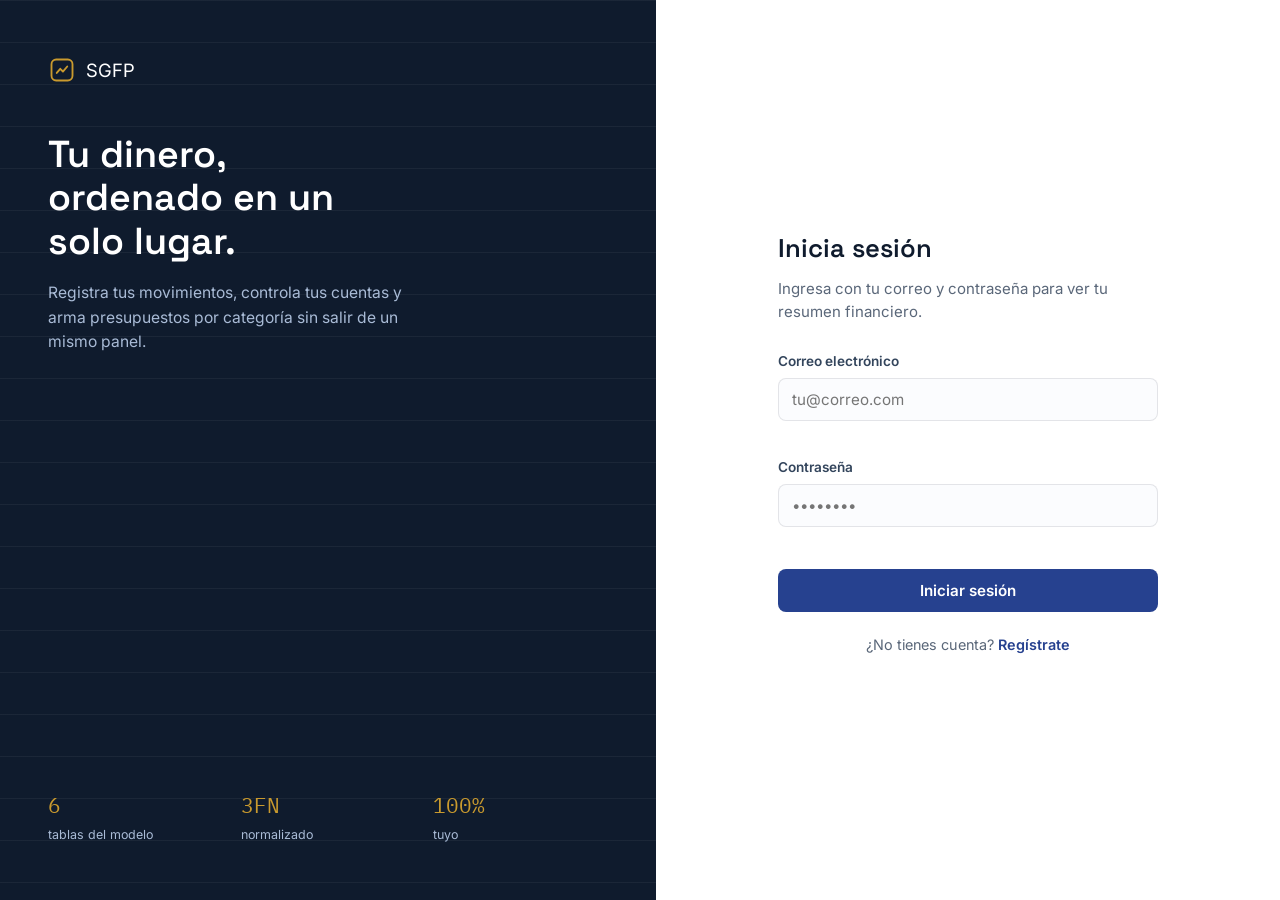
<file: src/main/resources/static/index.html>
<!DOCTYPE html>
<html lang="es">
<head>
<meta charset="UTF-8">
<meta name="viewport" content="width=device-width, initial-scale=1">
<title>Iniciar sesión — SGFP</title>
<link rel="stylesheet" href="css/style.css">
<link rel="stylesheet" href="css/app.css">
</head>
<body>

<div class="auth-shell">
  <section class="auth-panel">
    <div class="ledger-lines" aria-hidden="true"></div>
    <div class="auth-panel-inner">
      <div class="auth-brand">
        <svg viewBox="0 0 24 24" fill="none" xmlns="http://www.w3.org/2000/svg">
          <rect x="3" y="3" width="18" height="18" rx="4" stroke="#C99A2E" stroke-width="1.6"/>
          <path d="M7.5 14.5 10.5 11l2.3 2.3L16.5 9" stroke="#C99A2E" stroke-width="1.6" stroke-linecap="round" stroke-linejoin="round"/>
        </svg>
        SGFP
      </div>
      <h2 class="auth-tagline">Tu dinero, ordenado en un solo lugar.</h2>
      <p class="auth-sub">
        Registra tus movimientos, controla tus cuentas y arma presupuestos por
        categoría sin salir de un mismo panel.
      </p>
    </div>
    <div class="auth-stats">
      <div class="auth-stat">
        <div class="num">6</div>
        <div class="label">tablas del modelo</div>
      </div>
      <div class="auth-stat">
        <div class="num">3FN</div>
        <div class="label">normalizado</div>
      </div>
      <div class="auth-stat">
        <div class="num">100%</div>
        <div class="label">tuyo</div>
      </div>
    </div>
  </section>

  <section class="auth-form-side">
    <div class="auth-form-card">
      <h1>Inicia sesión</h1>
      <p class="lede">Ingresa con tu correo y contraseña para ver tu resumen financiero.</p>

      <div id="login-banner" class="form-banner"></div>

      <form id="login-form" novalidate>
        <div class="field">
          <label for="login-email">Correo electrónico</label>
          <input type="email" id="login-email" name="correo" placeholder="tu@correo.com" autocomplete="email">
          <div class="field-error" id="error-login-email"></div>
        </div>
        <div class="field">
          <label for="login-password">Contraseña</label>
          <input type="password" id="login-password" name="password" placeholder="••••••••" autocomplete="current-password">
          <div class="field-error" id="error-login-password"></div>
        </div>
        <button type="submit" class="btn-primary">Iniciar sesión</button>
      </form>

      <div class="demo-hint" id="demo-hint" hidden>Cuenta de demostración: <b>demo@sgfp.com</b> / <b>Demo2026*</b></div>

      <p class="auth-switch">¿No tienes cuenta? <a href="registro.html">Regístrate</a></p>
    </div>
  </section>
</div>

<script src="js/api.js"></script>
<script src="js/auth.js"></script>
</body>
</html>
</file>
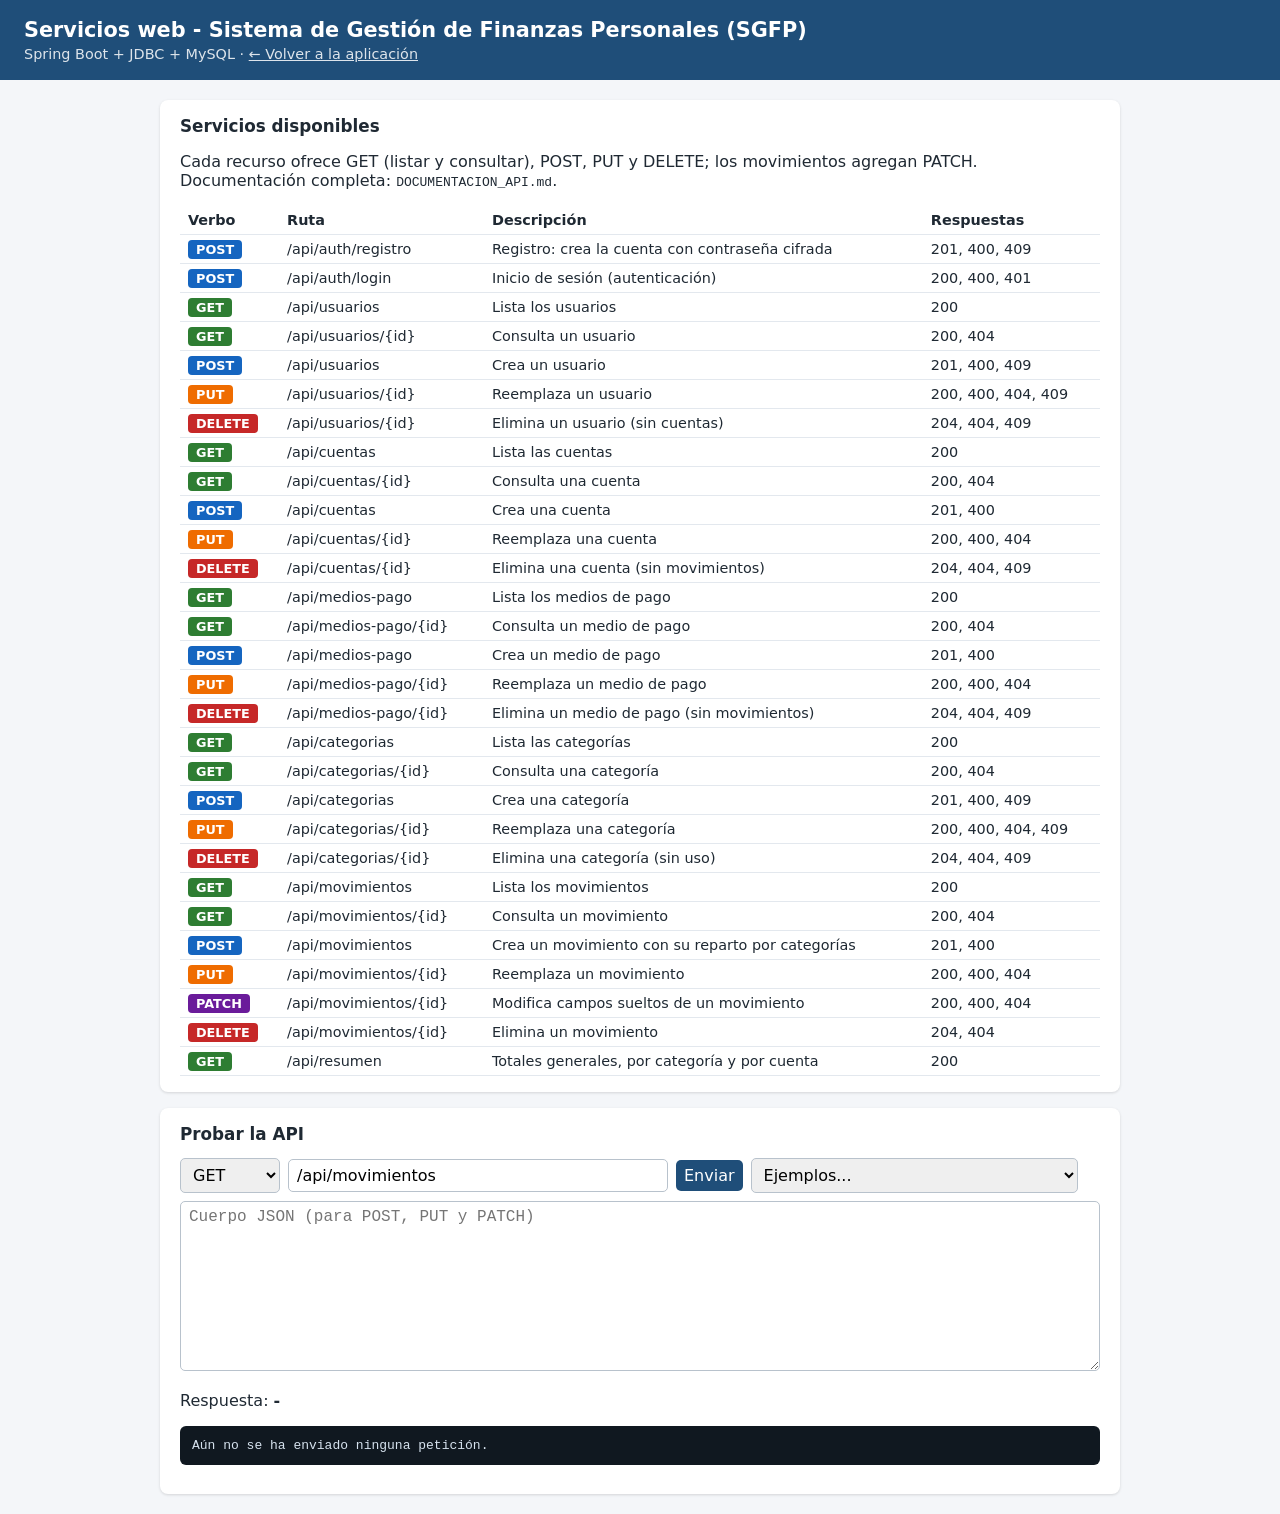
<file: src/main/resources/static/api.html>
<!DOCTYPE html>
<html lang="es">
<head>
<meta charset="UTF-8">
<meta name="viewport" content="width=device-width, initial-scale=1">
<title>Servicios web - SGFP</title>
<style>
  body{font-family:system-ui,Arial,sans-serif;margin:0;background:#f4f6f9;color:#1f2933}
  header{background:#1f4e79;color:#fff;padding:18px 24px}
  header h1{margin:0;font-size:1.3rem} header p{margin:4px 0 0;opacity:.85;font-size:.9rem}
  main{max-width:960px;margin:20px auto;padding:0 16px}
  section{background:#fff;border-radius:8px;padding:16px 20px;margin-bottom:16px;box-shadow:0 1px 3px #0002}
  h2{margin-top:0;font-size:1.05rem}
  table{border-collapse:collapse;width:100%;font-size:.9rem}
  th,td{border-bottom:1px solid #e3e8ee;padding:6px 8px;text-align:left}
  .m{font-weight:700;padding:2px 8px;border-radius:4px;color:#fff;font-size:.8rem}
  .GET{background:#2e7d32}.POST{background:#1565c0}.PUT{background:#ef6c00}.PATCH{background:#6a1b9a}.DELETE{background:#c62828}
  select,input,textarea,button{font:inherit;padding:6px 8px;border:1px solid #b8c2cc;border-radius:5px}
  textarea{width:100%;box-sizing:border-box;font-family:Consolas,monospace;min-height:170px}
  button{background:#1f4e79;color:#fff;border:0;cursor:pointer} button:hover{background:#163a5c}
  .fila{display:flex;gap:8px;flex-wrap:wrap;margin-bottom:8px;align-items:center}
  pre{background:#101820;color:#d6e2ee;padding:12px;border-radius:6px;overflow:auto;max-height:380px;white-space:pre-wrap}
  .estado{font-weight:700}
</style>
</head>
<body>
<header>
  <h1>Servicios web - Sistema de Gestión de Finanzas Personales (SGFP)</h1>
  <p>Spring Boot + JDBC + MySQL · <a href="index.html" style="color:#fff">← Volver a la aplicación</a></p>
</header>
<main>
  <section>
    <h2>Servicios disponibles</h2>
    <p>Cada recurso ofrece GET (listar y consultar), POST, PUT y DELETE; los movimientos
       agregan PATCH. Documentación completa: <code>DOCUMENTACION_API.md</code>.</p>
    <table id="tabla">
      <tr><th>Verbo</th><th>Ruta</th><th>Descripción</th><th>Respuestas</th></tr>
    </table>
  </section>

  <section>
    <h2>Probar la API</h2>
    <div class="fila">
      <select id="verbo"><option>GET</option><option>POST</option><option>PUT</option><option>PATCH</option><option>DELETE</option></select>
      <input id="ruta" size="40" value="/api/movimientos">
      <button id="enviar">Enviar</button>
      <select id="ejemplos"><option value="">Ejemplos...</option></select>
    </div>
    <textarea id="cuerpo" placeholder="Cuerpo JSON (para POST, PUT y PATCH)"></textarea>
    <p>Respuesta: <span class="estado" id="estado">-</span></p>
    <pre id="salida">Aún no se ha enviado ninguna petición.</pre>
  </section>
</main>
<script>
const ID = "CAMBIE_POR_SU_ID";
const ENDPOINTS = [
  ["POST","/api/auth/registro","Registro: crea la cuenta con contraseña cifrada","201, 400, 409"],
  ["POST","/api/auth/login","Inicio de sesión (autenticación)","200, 400, 401"],
  ["GET","/api/usuarios","Lista los usuarios","200"],
  ["GET","/api/usuarios/{id}","Consulta un usuario","200, 404"],
  ["POST","/api/usuarios","Crea un usuario","201, 400, 409"],
  ["PUT","/api/usuarios/{id}","Reemplaza un usuario","200, 400, 404, 409"],
  ["DELETE","/api/usuarios/{id}","Elimina un usuario (sin cuentas)","204, 404, 409"],
  ["GET","/api/cuentas","Lista las cuentas","200"],
  ["GET","/api/cuentas/{id}","Consulta una cuenta","200, 404"],
  ["POST","/api/cuentas","Crea una cuenta","201, 400"],
  ["PUT","/api/cuentas/{id}","Reemplaza una cuenta","200, 400, 404"],
  ["DELETE","/api/cuentas/{id}","Elimina una cuenta (sin movimientos)","204, 404, 409"],
  ["GET","/api/medios-pago","Lista los medios de pago","200"],
  ["GET","/api/medios-pago/{id}","Consulta un medio de pago","200, 404"],
  ["POST","/api/medios-pago","Crea un medio de pago","201, 400"],
  ["PUT","/api/medios-pago/{id}","Reemplaza un medio de pago","200, 400, 404"],
  ["DELETE","/api/medios-pago/{id}","Elimina un medio de pago (sin movimientos)","204, 404, 409"],
  ["GET","/api/categorias","Lista las categorías","200"],
  ["GET","/api/categorias/{id}","Consulta una categoría","200, 404"],
  ["POST","/api/categorias","Crea una categoría","201, 400, 409"],
  ["PUT","/api/categorias/{id}","Reemplaza una categoría","200, 400, 404, 409"],
  ["DELETE","/api/categorias/{id}","Elimina una categoría (sin uso)","204, 404, 409"],
  ["GET","/api/movimientos","Lista los movimientos","200"],
  ["GET","/api/movimientos/{id}","Consulta un movimiento","200, 404"],
  ["POST","/api/movimientos","Crea un movimiento con su reparto por categorías","201, 400"],
  ["PUT","/api/movimientos/{id}","Reemplaza un movimiento","200, 400, 404"],
  ["PATCH","/api/movimientos/{id}","Modifica campos sueltos de un movimiento","200, 400, 404"],
  ["DELETE","/api/movimientos/{id}","Elimina un movimiento","204, 404"],
  ["GET","/api/resumen","Totales generales, por categoría y por cuenta","200"]
];
for (const [verbo, ruta, desc, resp] of ENDPOINTS) {
  const tr = document.createElement("tr");
  tr.innerHTML = '<td><span class="m ' + verbo + '">' + verbo + '</span></td><td>' + ruta
    + '</td><td>' + desc + '</td><td>' + resp + '</td>';
  document.getElementById("tabla").appendChild(tr);
}
const j = o => JSON.stringify(o, null, 2);
const ejemplos = {
  "Login (POST)": ["POST", "/api/auth/login", j({correo:"demo@sgfp.com",clave:"Demo2026*"})],
  "Listar usuarios": ["GET", "/api/usuarios", ""],
  "Crear usuario (201)": ["POST", "/api/usuarios", j({nombre:"Laura Gómez",correo:"laura.gomez@example.com"})],
  "Crear usuario inválido (400)": ["POST", "/api/usuarios", j({nombre:"",correo:"no-es-correo"})],
  "Reemplazar usuario (PUT)": ["PUT", "/api/usuarios/"+ID, j({nombre:"Laura Gómez R.",correo:"laura.gomez@example.com"})],
  "Eliminar usuario (DELETE)": ["DELETE", "/api/usuarios/"+ID, ""],
  "Listar cuentas": ["GET", "/api/cuentas", ""],
  "Crear cuenta (201)": ["POST", "/api/cuentas", j({nombreCuenta:"Ahorros de prueba",tipoCuenta:"Ahorros",banco:"Bancolombia",idUsuario:1})],
  "Reemplazar cuenta (PUT)": ["PUT", "/api/cuentas/"+ID, j({nombreCuenta:"Ahorros de prueba 2",tipoCuenta:"Ahorros",banco:"Bancolombia",idUsuario:1})],
  "Eliminar cuenta (DELETE)": ["DELETE", "/api/cuentas/"+ID, ""],
  "Listar medios de pago": ["GET", "/api/medios-pago", ""],
  "Crear medio de pago (201)": ["POST", "/api/medios-pago", j({nombreMedioPago:"Billetera digital",entidadFinanciera:"Nequi"})],
  "Reemplazar medio de pago (PUT)": ["PUT", "/api/medios-pago/"+ID, j({nombreMedioPago:"Billetera digital 2",entidadFinanciera:"Nequi"})],
  "Eliminar medio de pago (DELETE)": ["DELETE", "/api/medios-pago/"+ID, ""],
  "Listar categorías": ["GET", "/api/categorias", ""],
  "Crear categoría (201)": ["POST", "/api/categorias", j({nombreCategoria:"Mascotas"})],
  "Reemplazar categoría (PUT)": ["PUT", "/api/categorias/"+ID, j({nombreCategoria:"Mascotas y cuidado"})],
  "Eliminar categoría (DELETE)": ["DELETE", "/api/categorias/"+ID, ""],
  "Listar movimientos": ["GET", "/api/movimientos", ""],
  "Consultar movimiento 1": ["GET", "/api/movimientos/1", ""],
  "Movimiento inexistente (404)": ["GET", "/api/movimientos/9999", ""],
  "Crear movimiento (201)": ["POST", "/api/movimientos", j({fecha:"2026-05-10",descripcion:"Compra de mercado",montoTotal:150000,idCuenta:1,idMedioPago:1,categorias:[{idCategoria:1,montoAsignado:100000},{idCategoria:2,montoAsignado:50000}]})],
  "Crear movimiento inválido (400)": ["POST", "/api/movimientos", j({fecha:"2999-01-01",descripcion:"",montoTotal:-5,categorias:[]})],
  "Reemplazar movimiento (PUT)": ["PUT", "/api/movimientos/"+ID, j({fecha:"2026-05-11",descripcion:"Descripción reemplazada",montoTotal:160000,idCuenta:1,idMedioPago:1,categorias:[{idCategoria:1,montoAsignado:160000}]})],
  "Cambiar solo la descripción (PATCH)": ["PATCH", "/api/movimientos/"+ID, j({descripcion:"Solo cambia la descripción"})],
  "Eliminar movimiento (DELETE)": ["DELETE", "/api/movimientos/"+ID, ""],
  "Resumen de finanzas": ["GET", "/api/resumen", ""]
};
const $ = id => document.getElementById(id);
for (const nombre of Object.keys(ejemplos)) {
  const o = document.createElement("option"); o.textContent = nombre; $("ejemplos").appendChild(o);
}
$("ejemplos").onchange = () => {
  const e = ejemplos[$("ejemplos").value]; if (!e) return;
  $("verbo").value = e[0]; $("ruta").value = e[1]; $("cuerpo").value = e[2];
};
$("enviar").onclick = async () => {
  const verbo = $("verbo").value, opciones = {method: verbo, headers: {}};
  if (["POST","PUT","PATCH"].includes(verbo)) {
    opciones.headers["Content-Type"] = "application/json"; opciones.body = $("cuerpo").value;
  }
  try {
    const r = await fetch($("ruta").value, opciones);
    const texto = await r.text();
    let cuerpo = texto; try { cuerpo = JSON.stringify(JSON.parse(texto), null, 2); } catch (e) {}
    const loc = r.headers.get("Location");
    $("estado").textContent = r.status + " " + r.statusText + (loc ? "  (Location: " + loc + ")" : "");
    $("salida").textContent = cuerpo || "(sin cuerpo)";
  } catch (e) {
    $("estado").textContent = "Error de red";
    $("salida").textContent = "No se pudo contactar la API: " + e;
  }
};
</script>
</body>
</html>
</file>
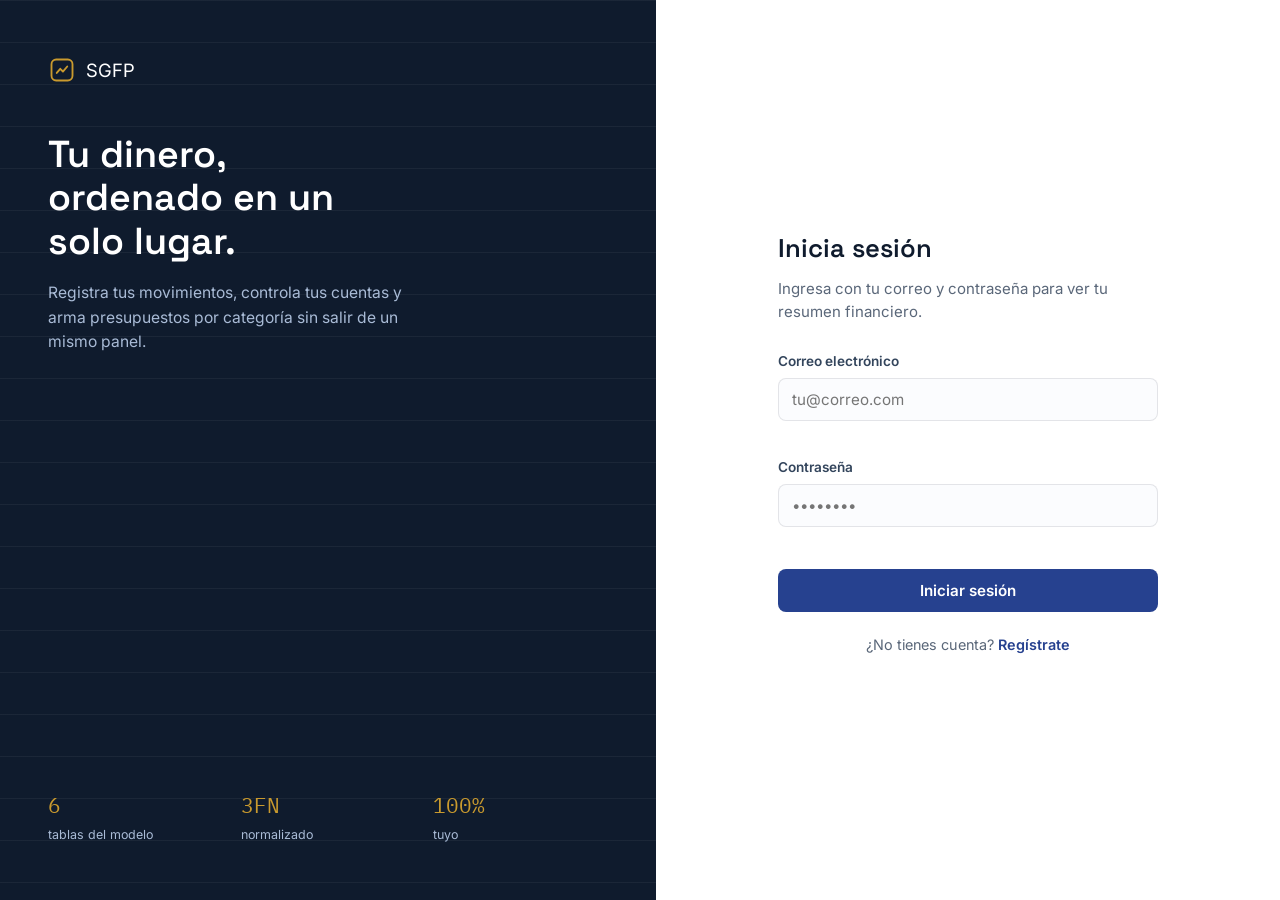
<file: src/main/resources/static/cuentas.html>
<!DOCTYPE html>
<html lang="es">
<head>
<meta charset="UTF-8">
<meta name="viewport" content="width=device-width, initial-scale=1">
<title>Cuentas y categorías — SGFP</title>
<link rel="stylesheet" href="css/style.css">
<link rel="stylesheet" href="css/app.css">
</head>
<body>

<div class="mobile-topbar">
  <div class="auth-brand" style="font-size:0.98rem;"><svg width="20" height="20" viewBox="0 0 24 24" fill="none" xmlns="http://www.w3.org/2000/svg"><rect x="3" y="3" width="18" height="18" rx="4" stroke="#C99A2E" stroke-width="1.6"/><path d="M7.5 14.5 10.5 11l2.3 2.3L16.5 9" stroke="#C99A2E" stroke-width="1.6" stroke-linecap="round" stroke-linejoin="round"/></svg> SGFP</div>
  <button id="menu-toggle" aria-expanded="false" aria-label="Abrir menú">☰ Menú</button>
</div>

<div class="app-shell">
  <aside class="sidebar" id="sidebar">
    <div class="sidebar-brand"><svg viewBox="0 0 24 24" fill="none" xmlns="http://www.w3.org/2000/svg"><rect x="3" y="3" width="18" height="18" rx="4" stroke="#C99A2E" stroke-width="1.6"/><path d="M7.5 14.5 10.5 11l2.3 2.3L16.5 9" stroke="#C99A2E" stroke-width="1.6" stroke-linecap="round" stroke-linejoin="round"/></svg> SGFP</div>
    <ul class="side-nav">
      <li><a href="dashboard.html"><svg class="icon" viewBox="0 0 24 24" fill="none" stroke="currentColor" stroke-width="1.6"><path d="M3 12h4l3 8 4-16 3 8h4"/></svg>Movimientos</a></li>
      <li><a href="cuentas.html" class="active"><svg class="icon" viewBox="0 0 24 24" fill="none" stroke="currentColor" stroke-width="1.6"><rect x="3" y="6" width="18" height="13" rx="2"/><path d="M3 10h18"/></svg>Cuentas y categorías</a></li>
      <li><a href="#" class="nav-disabled"><svg class="icon" viewBox="0 0 24 24" fill="none" stroke="currentColor" stroke-width="1.6"><path d="M12 3v18M5 8h9a3 3 0 0 1 0 6H8a3 3 0 0 0 0 6h9"/></svg>Presupuestos<span class="soon">pronto</span></a></li>
      <li><a href="api.html" class="ext"><svg class="icon" viewBox="0 0 24 24" fill="none" stroke="currentColor" stroke-width="1.6"><path d="M8 7 3 12l5 5M16 7l5 5-5 5"/></svg>Documentación API</a></li>
    </ul>
    <div class="sidebar-footer">
      <div class="user-chip">
        <div class="user-avatar" id="user-avatar">--</div>
        <div>
          <div class="name" id="user-name"></div>
          <div class="role" id="user-mail"></div>
        </div>
      </div>
      <a href="index.html" class="logout-link" id="logout">Cerrar sesión →</a>
    </div>
  </aside>

  <main class="main">
    <div class="topbar">
      <div>
        <h1>Cuentas y categorías</h1>
        <p class="sub">Configura dónde está tu dinero y cómo clasificas tus movimientos.</p>
      </div>
    </div>

    <div class="cards-3">
      <section class="panel">
        <div class="panel-header"><h2>Mis cuentas</h2></div>
        <table class="moves">
          <thead><tr><th>Cuenta</th><th>Tipo</th><th>Banco</th><th></th></tr></thead>
          <tbody id="cuentas-tbody"></tbody>
        </table>
        <form class="mini-form" id="cuenta-form" novalidate>
          <div class="field"><label for="cta-nombre">Nombre</label><input id="cta-nombre" maxlength="100" placeholder="Ej. Ahorros BBVA"></div>
          <div class="field"><label for="cta-tipo">Tipo</label>
            <select id="cta-tipo"><option>Ahorros</option><option>Corriente</option><option>Nómina</option><option>Efectivo</option><option>Tarjeta de crédito</option></select></div>
          <div class="field"><label for="cta-banco">Banco</label><input id="cta-banco" maxlength="100" placeholder="Ej. BBVA"></div>
          <button class="btn-add" type="submit">Agregar</button>
        </form>
        <div class="panel-msg" id="cuenta-msg"></div>
      </section>

      <section class="panel">
        <div class="panel-header"><h2>Categorías</h2></div>
        <table class="moves">
          <thead><tr><th>Categoría</th><th>Tipo</th><th></th></tr></thead>
          <tbody id="categorias-tbody"></tbody>
        </table>
        <form class="mini-form" id="categoria-form" novalidate>
          <div class="field"><label for="cat-nombre">Nombre</label><input id="cat-nombre" maxlength="100" placeholder="Ej. Salario"></div>
          <div class="field"><label for="cat-tipo">Tipo</label>
            <select id="cat-tipo"><option value="GASTO">Gasto</option><option value="INGRESO">Ingreso</option></select></div>
          <button class="btn-add" type="submit">Agregar</button>
        </form>
        <div class="panel-msg" id="categoria-msg"></div>
      </section>

      <section class="panel">
        <div class="panel-header"><h2>Medios de pago</h2></div>
        <table class="moves">
          <thead><tr><th>Medio</th><th>Entidad</th></tr></thead>
          <tbody id="medios-tbody"></tbody>
        </table>
        <form class="mini-form" id="medio-form" novalidate>
          <div class="field"><label for="med-nombre">Nombre</label><input id="med-nombre" maxlength="100" placeholder="Ej. Nequi"></div>
          <div class="field"><label for="med-entidad">Entidad</label><input id="med-entidad" maxlength="100" placeholder="Ej. Bancolombia"></div>
          <button class="btn-add" type="submit">Agregar</button>
        </form>
        <div class="panel-msg" id="medio-msg"></div>
      </section>
    </div>
  </main>
</div>

<script src="js/api.js"></script>
<script src="js/cuentas.js"></script>
</body>
</html>
</file>
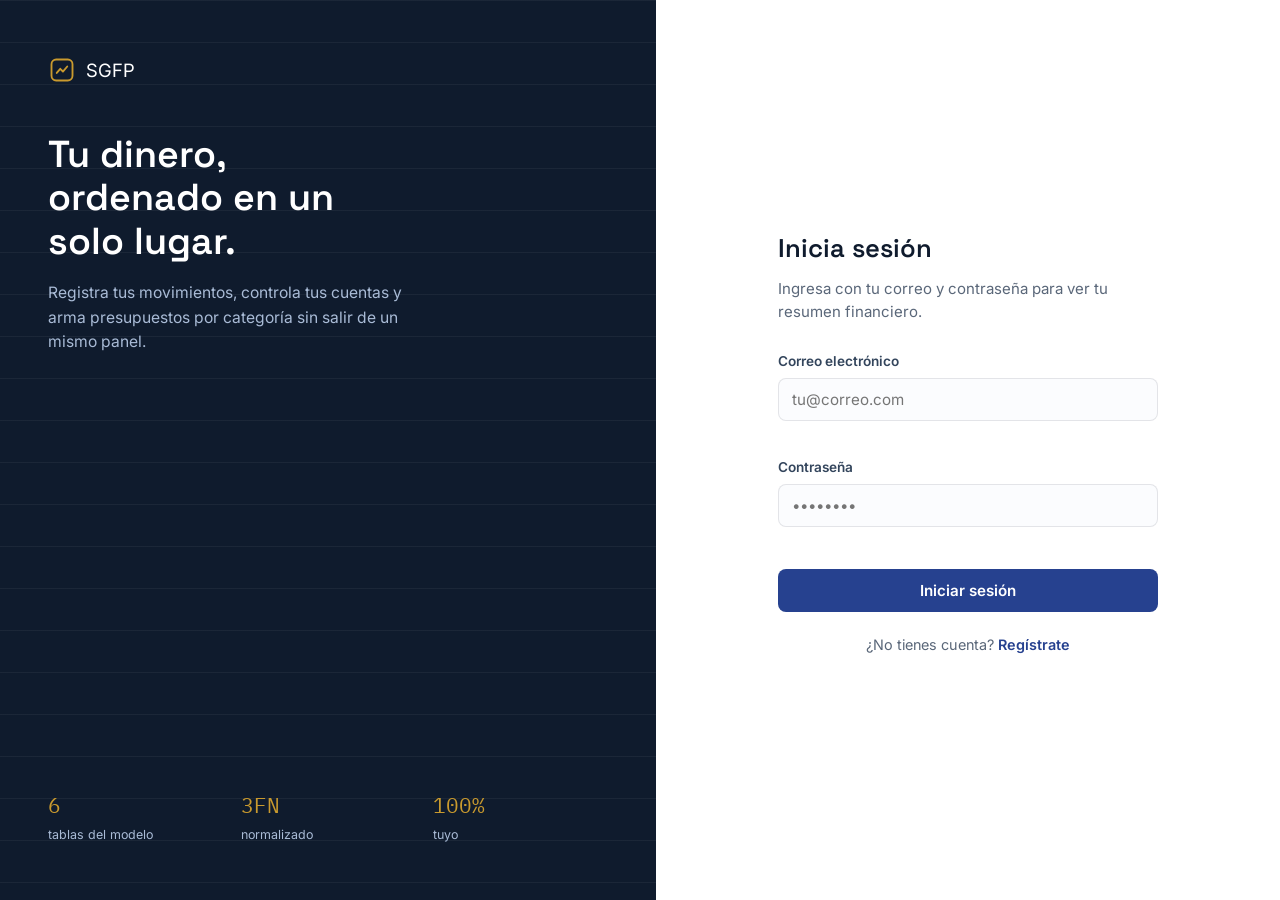
<file: src/main/resources/static/dashboard.html>
<!DOCTYPE html>
<html lang="es">
<head>
<meta charset="UTF-8">
<meta name="viewport" content="width=device-width, initial-scale=1">
<title>Movimientos — SGFP</title>
<link rel="stylesheet" href="css/style.css">
<link rel="stylesheet" href="css/app.css">
</head>
<body>

<div class="mobile-topbar">
  <div class="auth-brand" style="font-size:0.98rem;"><svg width="20" height="20" viewBox="0 0 24 24" fill="none" xmlns="http://www.w3.org/2000/svg"><rect x="3" y="3" width="18" height="18" rx="4" stroke="#C99A2E" stroke-width="1.6"/><path d="M7.5 14.5 10.5 11l2.3 2.3L16.5 9" stroke="#C99A2E" stroke-width="1.6" stroke-linecap="round" stroke-linejoin="round"/></svg> SGFP</div>
  <button id="menu-toggle" aria-expanded="false" aria-label="Abrir menú">☰ Menú</button>
</div>

<div class="app-shell">
  <aside class="sidebar" id="sidebar">
    <div class="sidebar-brand"><svg viewBox="0 0 24 24" fill="none" xmlns="http://www.w3.org/2000/svg"><rect x="3" y="3" width="18" height="18" rx="4" stroke="#C99A2E" stroke-width="1.6"/><path d="M7.5 14.5 10.5 11l2.3 2.3L16.5 9" stroke="#C99A2E" stroke-width="1.6" stroke-linecap="round" stroke-linejoin="round"/></svg> SGFP</div>
    <ul class="side-nav">
      <li><a href="dashboard.html" class="active"><svg class="icon" viewBox="0 0 24 24" fill="none" stroke="currentColor" stroke-width="1.6"><path d="M3 12h4l3 8 4-16 3 8h4"/></svg>Movimientos</a></li>
      <li><a href="cuentas.html"><svg class="icon" viewBox="0 0 24 24" fill="none" stroke="currentColor" stroke-width="1.6"><rect x="3" y="6" width="18" height="13" rx="2"/><path d="M3 10h18"/></svg>Cuentas y categorías</a></li>
      <li><a href="#" class="nav-disabled"><svg class="icon" viewBox="0 0 24 24" fill="none" stroke="currentColor" stroke-width="1.6"><path d="M12 3v18M5 8h9a3 3 0 0 1 0 6H8a3 3 0 0 0 0 6h9"/></svg>Presupuestos<span class="soon">pronto</span></a></li>
      <li><a href="api.html" class="ext"><svg class="icon" viewBox="0 0 24 24" fill="none" stroke="currentColor" stroke-width="1.6"><path d="M8 7 3 12l5 5M16 7l5 5-5 5"/></svg>Documentación API</a></li>
    </ul>
    <div class="sidebar-footer">
      <div class="user-chip">
        <div class="user-avatar" id="user-avatar">--</div>
        <div>
          <div class="name" id="user-name"></div>
          <div class="role" id="user-mail"></div>
        </div>
      </div>
      <a href="index.html" class="logout-link" id="logout">Cerrar sesión →</a>
    </div>
  </aside>

  <main class="main">
    <div class="topbar">
      <div>
        <h1>Movimientos</h1>
        <p class="sub" id="saludo">Registra y revisa tus ingresos y gastos.</p>
      </div>
      <button class="btn-add" id="open-modal">+ Nuevo movimiento</button>
    </div>

    <div class="stat-row">
      <div class="stat-card income">
        <div class="label">Ingresos</div>
        <div class="value mono" id="stat-ingresos">$0</div>
      </div>
      <div class="stat-card expense">
        <div class="label">Gastos</div>
        <div class="value mono" id="stat-gastos">$0</div>
      </div>
      <div class="stat-card balance">
        <div class="label">Balance</div>
        <div class="value mono" id="stat-balance">$0</div>
      </div>
    </div>

    <div class="panel-grid">
      <section class="panel">
        <div class="panel-header">
          <h2>Historial de movimientos</h2>
          <div class="toolbar">
            <input type="search" id="search-input" placeholder="Buscar por descripción…">
            <select id="filter-category">
              <option value="">Todas las categorías</option>
            </select>
          </div>
        </div>
        <div class="panel-msg" id="lista-msg"></div>
        <table class="moves">
          <thead>
            <tr>
              <th>Fecha</th>
              <th>Descripción</th>
              <th>Categoría</th>
              <th>Cuenta</th>
              <th style="text-align:right;">Monto</th>
              <th></th>
            </tr>
          </thead>
          <tbody id="moves-tbody"></tbody>
        </table>
      </section>

      <section class="panel">
        <div class="panel-header">
          <h2>Gasto por categoría</h2>
        </div>
        <div id="category-bars"></div>
      </section>
    </div>
  </main>
</div>

<div class="modal-overlay" id="modal-overlay">
  <div class="modal">
    <h2>Nuevo movimiento</h2>
    <p class="lede">Registra un ingreso o un gasto.</p>
    <div id="modal-banner" class="form-banner"></div>

    <div class="type-toggle">
      <button type="button" id="type-ingreso" class="ingreso">Ingreso</button>
      <button type="button" id="type-gasto" class="active gasto">Gasto</button>
    </div>

    <form id="movement-form" novalidate>
      <div class="field">
        <label for="mov-descripcion">Descripción</label>
        <input type="text" id="mov-descripcion" maxlength="150" placeholder="Ej. Compra en supermercado">
        <div class="field-error" id="error-mov-descripcion"></div>
      </div>
      <div class="field-row">
        <div class="field">
          <label for="mov-monto">Monto</label>
          <input type="number" id="mov-monto" min="0" step="1000" placeholder="0">
          <div class="field-error" id="error-mov-monto"></div>
        </div>
        <div class="field">
          <label for="mov-fecha">Fecha</label>
          <input type="date" id="mov-fecha">
        </div>
      </div>
      <div class="field-row">
        <div class="field">
          <label for="mov-categoria">Categoría</label>
          <select id="mov-categoria"></select>
        </div>
        <div class="field">
          <label for="mov-cuenta">Cuenta</label>
          <select id="mov-cuenta"></select>
        </div>
      </div>
      <div class="field">
        <label for="mov-medio">Medio de pago</label>
        <select id="mov-medio"></select>
      </div>

      <div class="modal-actions">
        <button type="button" class="btn-ghost" id="close-modal">Cancelar</button>
        <button type="submit" class="btn-primary">Guardar movimiento</button>
      </div>
    </form>
  </div>
</div>

<script src="js/api.js"></script>
<script src="js/dashboard.js"></script>
</body>
</html>
</file>
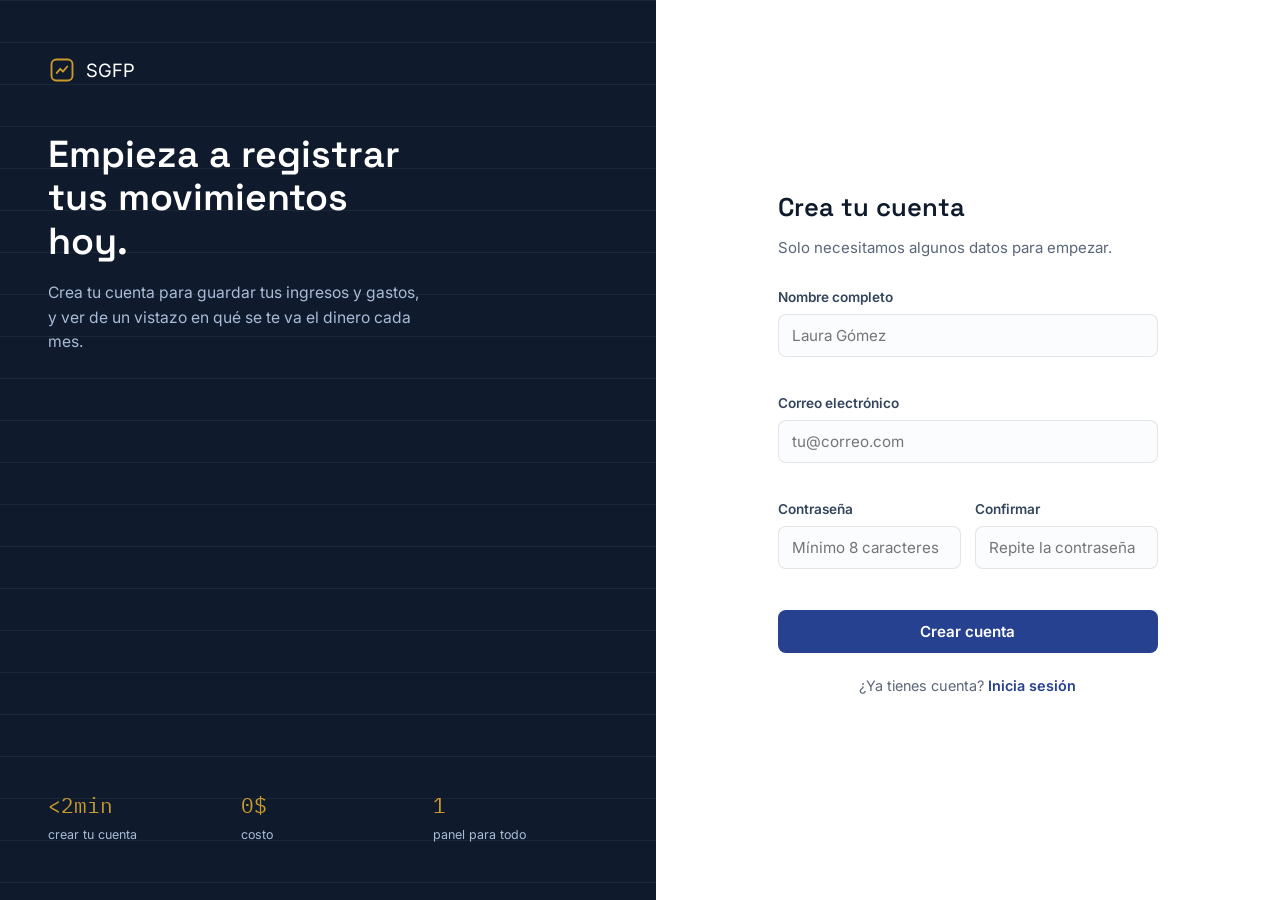
<file: src/main/resources/static/registro.html>
<!DOCTYPE html>
<html lang="es">
<head>
<meta charset="UTF-8">
<meta name="viewport" content="width=device-width, initial-scale=1">
<title>Crear cuenta — SGFP</title>
<link rel="stylesheet" href="css/style.css">
<link rel="stylesheet" href="css/app.css">
</head>
<body>

<div class="auth-shell">
  <section class="auth-panel">
    <div class="ledger-lines" aria-hidden="true"></div>
    <div class="auth-panel-inner">
      <div class="auth-brand">
        <svg viewBox="0 0 24 24" fill="none" xmlns="http://www.w3.org/2000/svg">
          <rect x="3" y="3" width="18" height="18" rx="4" stroke="#C99A2E" stroke-width="1.6"/>
          <path d="M7.5 14.5 10.5 11l2.3 2.3L16.5 9" stroke="#C99A2E" stroke-width="1.6" stroke-linecap="round" stroke-linejoin="round"/>
        </svg>
        SGFP
      </div>
      <h2 class="auth-tagline">Empieza a registrar tus movimientos hoy.</h2>
      <p class="auth-sub">
        Crea tu cuenta para guardar tus ingresos y gastos, y ver de un vistazo en
        qué se te va el dinero cada mes.
      </p>
    </div>
    <div class="auth-stats">
      <div class="auth-stat">
        <div class="num">&lt;2min</div>
        <div class="label">crear tu cuenta</div>
      </div>
      <div class="auth-stat">
        <div class="num">0$</div>
        <div class="label">costo</div>
      </div>
      <div class="auth-stat">
        <div class="num">1</div>
        <div class="label">panel para todo</div>
      </div>
    </div>
  </section>

  <section class="auth-form-side">
    <div class="auth-form-card">
      <h1>Crea tu cuenta</h1>
      <p class="lede">Solo necesitamos algunos datos para empezar.</p>

      <div id="registro-banner" class="form-banner"></div>

      <form id="registro-form" novalidate>
        <div class="field">
          <label for="reg-nombre">Nombre completo</label>
          <input type="text" id="reg-nombre" name="nombre" placeholder="Laura Gómez" autocomplete="name">
          <div class="field-error" id="error-reg-nombre"></div>
        </div>
        <div class="field">
          <label for="reg-email">Correo electrónico</label>
          <input type="email" id="reg-email" name="correo" placeholder="tu@correo.com" autocomplete="email">
          <div class="field-error" id="error-reg-email"></div>
        </div>
        <div class="field-row">
          <div class="field">
            <label for="reg-password">Contraseña</label>
            <input type="password" id="reg-password" name="password" placeholder="Mínimo 8 caracteres" autocomplete="new-password">
            <div class="field-error" id="error-reg-password"></div>
          </div>
          <div class="field">
            <label for="reg-password2">Confirmar</label>
            <input type="password" id="reg-password2" name="password2" placeholder="Repite la contraseña" autocomplete="new-password">
            <div class="field-error" id="error-reg-password2"></div>
          </div>
        </div>
        <button type="submit" class="btn-primary">Crear cuenta</button>
      </form>

      <p class="auth-switch">¿Ya tienes cuenta? <a href="index.html">Inicia sesión</a></p>
    </div>
  </section>
</div>

<script src="js/api.js"></script>
<script src="js/auth.js"></script>
</body>
</html>
</file>
<file: src/main/resources/static/css/style.css>
/* =========================================================
   Sistema de Gestión de Finanzas Personales — front-end
   ========================================================= */

@import url('https://fonts.googleapis.com/css2?family=Space+Grotesk:wght@500;600;700&family=Inter:wght@400;500;600&family=IBM+Plex+Mono:wght@500;600&display=swap');

:root {
  --ink: #0F1B2D;
  --ink-soft: #33455C;
  --brand: #26418F;
  --brand-light: #EAF0FE;
  --income: #1E8E5A;
  --income-bg: #E7F5EC;
  --expense: #C1442E;
  --expense-bg: #FBEBE8;
  --gold: #C99A2E;
  --bg: #EEF1F6;
  --surface: #FFFFFF;
  --line: rgba(15, 27, 45, 0.10);
  --text: #16233A;
  --text-soft: #5A6779;
  --radius: 10px;
}

* { box-sizing: border-box; }

body {
  margin: 0;
  background: var(--bg);
  color: var(--text);
  font-family: 'Inter', system-ui, sans-serif;
  line-height: 1.55;
  -webkit-font-smoothing: antialiased;
}

h1, h2, h3, .brand-name {
  font-family: 'Space Grotesk', 'Arial', sans-serif;
  font-weight: 600;
  color: var(--ink);
  margin: 0;
}

.mono {
  font-family: 'IBM Plex Mono', 'Courier New', monospace;
  font-variant-numeric: tabular-nums;
}

a { color: inherit; }
img, svg { max-width: 100%; display: block; }

button {
  font-family: 'Inter', sans-serif;
  cursor: pointer;
}

:focus-visible {
  outline: 2px solid var(--gold);
  outline-offset: 2px;
}

/* =========================================================
   Pantallas de acceso (login / registro)
   ========================================================= */

.auth-shell {
  min-height: 100vh;
  display: grid;
  grid-template-columns: 1.05fr 1fr;
}

.auth-panel {
  background: var(--ink);
  color: #DCE6F5;
  padding: 56px 48px;
  position: relative;
  overflow: hidden;
  display: flex;
  flex-direction: column;
  justify-content: space-between;
}

.ledger-lines {
  position: absolute;
  inset: 0;
  background-image: repeating-linear-gradient(
    to bottom,
    rgba(255, 255, 255, 0.05) 0,
    rgba(255, 255, 255, 0.05) 1px,
    transparent 1px,
    transparent 42px
  );
  pointer-events: none;
}

.auth-panel-inner {
  position: relative;
  z-index: 1;
}

.auth-brand {
  display: flex;
  align-items: center;
  gap: 10px;
  color: #fff;
  font-size: 1.15rem;
}

.auth-brand svg { width: 28px; height: 28px; }

.auth-tagline {
  font-size: clamp(1.7rem, 3vw, 2.35rem);
  line-height: 1.16;
  margin-top: 48px;
  max-width: 15ch;
  color: #fff;
}

.auth-sub {
  margin-top: 18px;
  color: #A9BBD6;
  max-width: 38ch;
  font-size: 0.98rem;
}

.auth-stats {
  position: relative;
  z-index: 1;
  display: grid;
  grid-template-columns: repeat(3, 1fr);
  gap: 18px;
  margin-top: 40px;
}

.auth-stat .num {
  font-family: 'IBM Plex Mono', monospace;
  font-size: 1.3rem;
  color: var(--gold);
}

.auth-stat .label {
  font-size: 0.78rem;
  color: #A9BBD6;
  margin-top: 2px;
}

.auth-form-side {
  background: var(--surface);
  display: flex;
  align-items: center;
  justify-content: center;
  padding: 40px 24px;
}

.auth-form-card {
  width: 100%;
  max-width: 380px;
}

.auth-form-card h1 {
  font-size: 1.6rem;
}

.auth-form-card .lede {
  color: var(--text-soft);
  font-size: 0.94rem;
  margin: 8px 0 28px;
}

.field {
  margin-bottom: 18px;
}

.field label {
  display: block;
  font-size: 0.85rem;
  font-weight: 600;
  color: var(--ink-soft);
  margin-bottom: 6px;
}

.field input {
  width: 100%;
  padding: 11px 13px;
  border-radius: 8px;
  border: 1px solid var(--line);
  background: #FBFCFE;
  font-size: 0.95rem;
  font-family: 'Inter', sans-serif;
  color: var(--text);
}

.field input:focus {
  border-color: var(--brand);
  background: #fff;
}

.field-error {
  color: var(--expense);
  font-size: 0.8rem;
  margin-top: 5px;
  min-height: 1em;
}

.field-row {
  display: grid;
  grid-template-columns: 1fr 1fr;
  gap: 14px;
}

.btn-primary {
  width: 100%;
  background: var(--brand);
  color: #fff;
  border: none;
  padding: 12px;
  border-radius: 8px;
  font-weight: 600;
  font-size: 0.95rem;
  margin-top: 6px;
  transition: background 0.15s ease;
}

.btn-primary:hover { background: #1E3573; }

.auth-switch {
  text-align: center;
  margin-top: 22px;
  font-size: 0.9rem;
  color: var(--text-soft);
}

.auth-switch a {
  color: var(--brand);
  font-weight: 600;
  text-decoration: none;
}

.auth-switch a:hover { text-decoration: underline; }

.form-banner {
  padding: 10px 14px;
  border-radius: 8px;
  font-size: 0.88rem;
  margin-bottom: 18px;
  display: none;
}

.form-banner.show { display: block; }

.form-banner.success {
  background: var(--income-bg);
  color: var(--income);
}

@media (max-width: 860px) {
  .auth-shell { grid-template-columns: 1fr; }
  .auth-panel { padding: 36px 28px; }
  .auth-stats { grid-template-columns: repeat(3, 1fr); margin-top: 28px; }
  .auth-tagline { margin-top: 24px; }
}

/* =========================================================
   Dashboard
   ========================================================= */

.app-shell {
  display: grid;
  grid-template-columns: 232px 1fr;
  min-height: 100vh;
}

.sidebar {
  background: var(--ink);
  color: #C7D3E6;
  padding: 26px 18px;
  display: flex;
  flex-direction: column;
}

.sidebar-brand {
  display: flex;
  align-items: center;
  gap: 10px;
  color: #fff;
  padding: 0 8px 24px;
  font-size: 1.05rem;
}

.sidebar-brand svg { width: 24px; height: 24px; }

.side-nav {
  list-style: none;
  padding: 0;
  margin: 0;
  display: flex;
  flex-direction: column;
  gap: 2px;
}

.side-nav a {
  display: flex;
  align-items: center;
  gap: 10px;
  text-decoration: none;
  color: #AEBEDA;
  font-size: 0.92rem;
  padding: 10px 12px;
  border-radius: 8px;
  transition: background 0.15s ease, color 0.15s ease;
}

.side-nav a:hover { background: rgba(255,255,255,0.06); color: #fff; }

.side-nav a.active {
  background: var(--brand);
  color: #fff;
}

.side-nav .icon {
  width: 16px;
  height: 16px;
  flex: none;
}

.side-nav .soon {
  margin-left: auto;
  font-size: 0.65rem;
  color: #7A8CAE;
  border: 1px solid #33455C;
  border-radius: 999px;
  padding: 1px 6px;
}

.sidebar-footer {
  margin-top: auto;
  padding-top: 18px;
  border-top: 1px solid rgba(255,255,255,0.08);
}

.user-chip {
  display: flex;
  align-items: center;
  gap: 10px;
  padding: 8px;
  border-radius: 8px;
}

.user-avatar {
  width: 32px;
  height: 32px;
  border-radius: 50%;
  background: var(--brand);
  color: #fff;
  display: flex;
  align-items: center;
  justify-content: center;
  font-size: 0.8rem;
  font-weight: 600;
  flex: none;
}

.user-chip .name {
  font-size: 0.85rem;
  color: #fff;
}

.user-chip .role {
  font-size: 0.72rem;
  color: #8CA0C4;
}

.logout-link {
  display: block;
  margin-top: 10px;
  font-size: 0.82rem;
  color: #8CA0C4;
  text-decoration: none;
  padding: 8px;
}

.logout-link:hover { color: #fff; }

.main {
  padding: 28px 36px 60px;
  max-width: 1180px;
}

.topbar {
  display: flex;
  align-items: flex-start;
  justify-content: space-between;
  gap: 20px;
  margin-bottom: 26px;
  flex-wrap: wrap;
}

.topbar h1 { font-size: 1.55rem; }
.topbar .sub { color: var(--text-soft); font-size: 0.92rem; margin-top: 4px; }

.stat-row {
  display: grid;
  grid-template-columns: repeat(3, 1fr);
  gap: 16px;
  margin-bottom: 28px;
}

.stat-card {
  background: var(--surface);
  border: 1px solid var(--line);
  border-radius: var(--radius);
  padding: 18px 20px;
}

.stat-card .label {
  font-size: 0.82rem;
  color: var(--text-soft);
}

.stat-card .value {
  font-family: 'IBM Plex Mono', monospace;
  font-size: 1.5rem;
  margin-top: 6px;
}

.stat-card.income .value { color: var(--income); }
.stat-card.expense .value { color: var(--expense); }
.stat-card.balance .value { color: var(--ink); }

.panel-grid {
  display: grid;
  grid-template-columns: 1.6fr 1fr;
  gap: 20px;
  align-items: start;
}

.panel {
  background: var(--surface);
  border: 1px solid var(--line);
  border-radius: var(--radius);
  padding: 20px 22px 22px;
}

.panel-header {
  display: flex;
  align-items: center;
  justify-content: space-between;
  gap: 12px;
  margin-bottom: 16px;
  flex-wrap: wrap;
}

.panel-header h2 { font-size: 1.05rem; }

.toolbar {
  display: flex;
  gap: 10px;
  flex-wrap: wrap;
  align-items: center;
}

.toolbar input[type="search"],
.toolbar select {
  padding: 8px 12px;
  border-radius: 7px;
  border: 1px solid var(--line);
  font-size: 0.85rem;
  font-family: 'Inter', sans-serif;
  background: #FBFCFE;
}

.btn-add {
  background: var(--brand);
  color: #fff;
  border: none;
  padding: 9px 16px;
  border-radius: 7px;
  font-size: 0.86rem;
  font-weight: 600;
}

.btn-add:hover { background: #1E3573; }

table.moves {
  width: 100%;
  border-collapse: collapse;
  font-size: 0.88rem;
}

table.moves th {
  text-align: left;
  font-size: 0.72rem;
  letter-spacing: 0.02em;
  color: var(--text-soft);
  border-bottom: 1px solid var(--line);
  padding: 0 10px 10px;
  font-weight: 600;
}

table.moves td {
  padding: 12px 10px;
  border-bottom: 1px solid var(--line);
  vertical-align: middle;
  white-space: nowrap;
}

table.moves td.desc-cell {
  white-space: normal;
  min-width: 160px;
}

table.moves tr:last-child td { border-bottom: none; }

.cat-chip {
  display: inline-block;
  font-size: 0.76rem;
  padding: 3px 10px;
  border-radius: 999px;
  background: var(--brand-light);
  color: var(--brand);
}

.amount.income { color: var(--income); font-family: 'IBM Plex Mono', monospace; }
.amount.expense { color: var(--expense); font-family: 'IBM Plex Mono', monospace; }

.empty-row td {
  text-align: center;
  color: var(--text-soft);
  padding: 30px 10px;
}

/* Mini gráfico de categorías */

.cat-bar-row {
  margin-bottom: 14px;
}

.cat-bar-row .top {
  display: flex;
  justify-content: space-between;
  font-size: 0.84rem;
  margin-bottom: 6px;
}

.cat-bar-row .top .amt {
  font-family: 'IBM Plex Mono', monospace;
  color: var(--text-soft);
}

.cat-bar-track {
  background: var(--bg);
  border-radius: 999px;
  height: 8px;
  overflow: hidden;
}

.cat-bar-fill {
  height: 100%;
  background: var(--brand);
  border-radius: 999px;
  transition: width 0.4s ease;
}

/* Modal nuevo movimiento */

.modal-overlay {
  position: fixed;
  inset: 0;
  background: rgba(15, 27, 45, 0.45);
  display: none;
  align-items: center;
  justify-content: center;
  padding: 20px;
  z-index: 30;
}

.modal-overlay.open { display: flex; }

.modal {
  background: #fff;
  border-radius: 12px;
  padding: 26px 26px 22px;
  width: 100%;
  max-width: 420px;
  max-height: 90vh;
  overflow-y: auto;
}

.modal h2 { font-size: 1.15rem; margin-bottom: 4px; }
.modal .lede { color: var(--text-soft); font-size: 0.88rem; margin-bottom: 18px; }

.field select {
  width: 100%;
  padding: 11px 13px;
  border-radius: 8px;
  border: 1px solid var(--line);
  background: #FBFCFE;
  font-size: 0.95rem;
  font-family: 'Inter', sans-serif;
  color: var(--text);
}

.modal-actions {
  display: flex;
  gap: 10px;
  margin-top: 20px;
}

.btn-ghost {
  flex: 1;
  background: transparent;
  border: 1px solid var(--line);
  color: var(--ink-soft);
  padding: 10px;
  border-radius: 8px;
  font-size: 0.9rem;
  font-weight: 600;
}

.btn-ghost:hover { background: var(--bg); }

.modal .btn-primary { flex: 1.4; margin-top: 0; }

.type-toggle {
  display: flex;
  gap: 8px;
  margin-bottom: 18px;
}

.type-toggle button {
  flex: 1;
  padding: 9px;
  border-radius: 8px;
  border: 1px solid var(--line);
  background: #fff;
  font-size: 0.88rem;
  font-weight: 600;
  color: var(--text-soft);
}

.type-toggle button.active.ingreso {
  background: var(--income-bg);
  border-color: var(--income);
  color: var(--income);
}

.type-toggle button.active.gasto {
  background: var(--expense-bg);
  border-color: var(--expense);
  color: var(--expense);
}

/* Nav toggle for mobile */

.mobile-topbar {
  display: none;
  align-items: center;
  justify-content: space-between;
  background: var(--ink);
  color: #fff;
  padding: 14px 18px;
}

.mobile-topbar button {
  background: none;
  border: 1px solid #33455C;
  color: #fff;
  border-radius: 7px;
  padding: 6px 10px;
}

@media (max-width: 940px) {
  .app-shell { grid-template-columns: 1fr; }
  .sidebar { display: none; }
  .sidebar.open { display: flex; position: fixed; inset: 0 20% 0 0; z-index: 40; overflow-y: auto; }
  .mobile-topbar { display: flex; }
  .panel-grid { grid-template-columns: 1fr; }
  .stat-row { grid-template-columns: 1fr; }
  .main { padding: 20px; }
  table.moves { display: block; overflow-x: auto; white-space: nowrap; }
}

@media (prefers-reduced-motion: reduce) {
  * { transition: none !important; }
}
</file>
<file: src/main/resources/static/css/app.css>
/* Ajustes del SGFP para la version conectada a la API (AA5-EV03).
   El diseno base viene de style.css (AA4-EV03). */

.form-banner.error { background: var(--expense-bg); color: var(--expense); }
.demo-hint {
  margin-top: 18px; padding: 10px 14px; border-radius: 8px; font-size: 0.84rem;
  background: var(--brand-light); color: var(--brand);
}
.btn-del {
  background: none; border: 1px solid var(--line); color: var(--text-soft);
  border-radius: 6px; padding: 3px 8px; font-size: 0.78rem; cursor: pointer;
}
.btn-del:hover { color: var(--expense); border-color: var(--expense); }
.amount.ingreso { color: var(--income); font-family: 'IBM Plex Mono', monospace; }
.amount.gasto { color: var(--expense); font-family: 'IBM Plex Mono', monospace; }
.tipo-chip { display: inline-block; font-size: 0.72rem; padding: 2px 9px; border-radius: 999px; }
.tipo-chip.INGRESO { background: var(--income-bg); color: var(--income); }
.tipo-chip.GASTO { background: var(--expense-bg); color: var(--expense); }
.mini-form { display: flex; gap: 8px; flex-wrap: wrap; margin-top: 14px; align-items: flex-end; }
.mini-form .field { margin-bottom: 0; flex: 1 1 140px; }
.mini-form .btn-add { height: 40px; }
.cards-3 { display: grid; grid-template-columns: repeat(auto-fit, minmax(320px, 1fr)); gap: 18px; }
.panel-msg { font-size: 0.85rem; margin-top: 10px; min-height: 1.1em; }
.panel-msg.error { color: var(--expense); }
.panel-msg.ok { color: var(--income); }
.side-nav a.ext { opacity: 0.85; }
.cards-3 .panel { overflow-x: auto; }
.cards-3 table.moves { font-size: 0.86rem; }
.cards-3 table.moves th, .cards-3 table.moves td { padding-left: 6px; padding-right: 6px; white-space: normal; }
</file>
